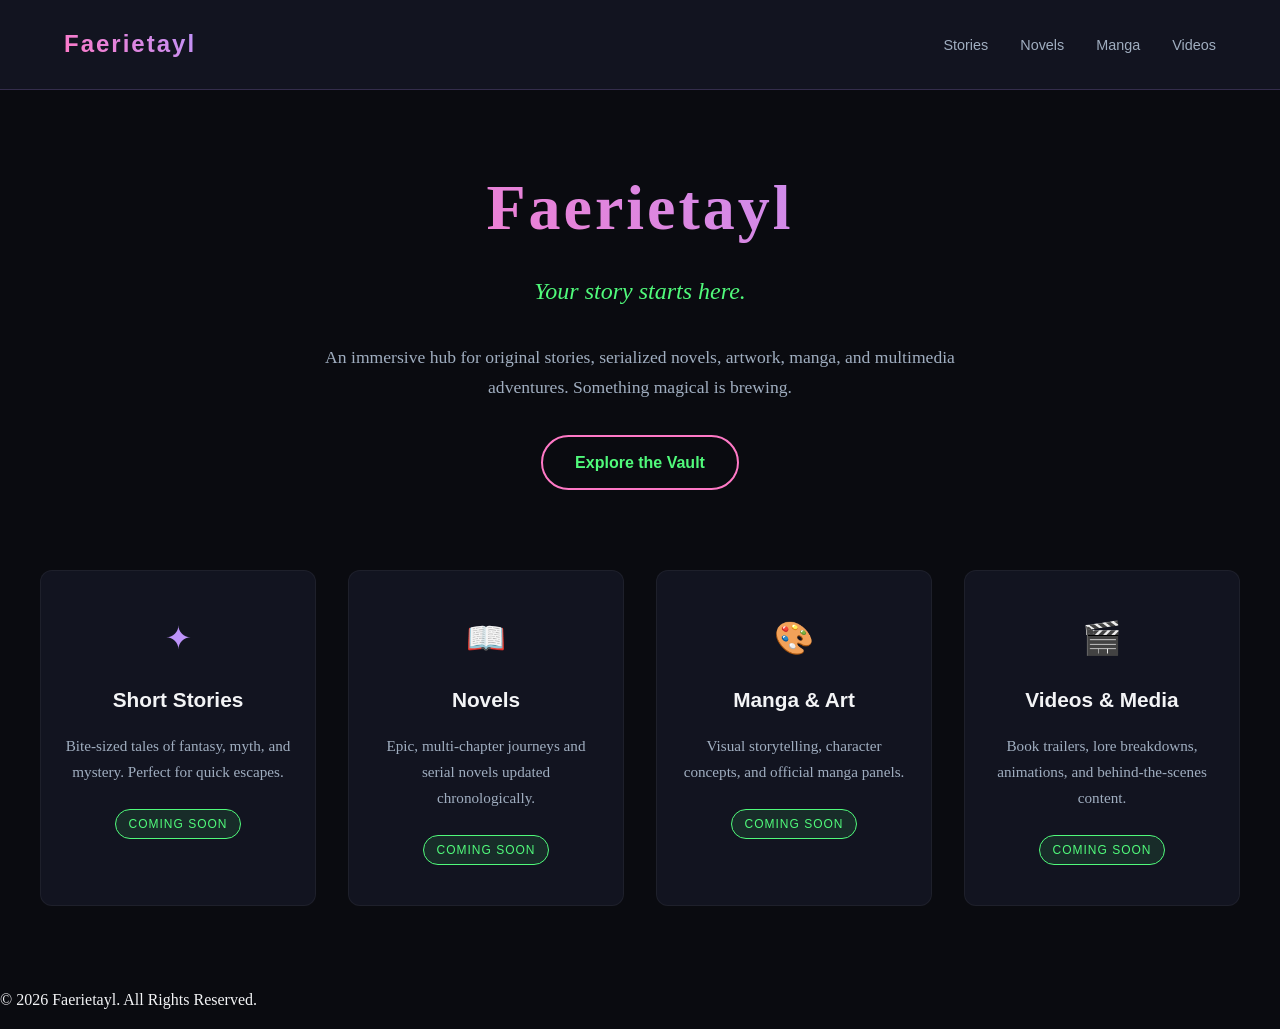
<file: index.html>
<!DOCTYPE html>
<html lang="en">
<head>
    <meta charset="UTF-8">
    <meta name="viewport" content="width=device-width, initial-scale=1.0">
    <title>Faerietayl | Your story starts here</title>
    <link rel="stylesheet" href="css/style.css">
</head>
<body>

    <!-- The Javascript will automatically inject your modular nav menu here -->
    <div id="header-placeholder"></div>

    <!-- Main Content Area -->
    <main>
        <!-- Hero Section -->
        <section class="landing-hero">
            <h1>Faerietayl</h1>
            <p class="tagline">Your story starts here.</p>
            <p class="description">
                An immersive hub for original stories, serialized novels, artwork, manga, and multimedia adventures. Something magical is brewing.
            </p>
            <a href="#content-preview" class="cta-button">Explore the Vault</a>
        </section>

        <!-- Content Preview Grid (Future Media Placeholders) -->
        <section id="content-preview" class="media-grid">
            
            <div class="media-card" id="stories">
                <div class="card-icon">✦</div>
                <h3>Short Stories</h3>
                <p>Bite-sized tales of fantasy, myth, and mystery. Perfect for quick escapes.</p>
                <span class="status-badge">Coming Soon</span>
            </div>

            <div class="media-card" id="novels">
                <div class="card-icon">📖</div>
                <h3>Novels</h3>
                <p>Epic, multi-chapter journeys and serial novels updated chronologically.</p>
                <span class="status-badge">Coming Soon</span>
            </div>

            <div class="media-card" id="manga">
                <div class="card-icon">🎨</div>
                <h3>Manga & Art</h3>
                <p>Visual storytelling, character concepts, and official manga panels.</p>
                <span class="status-badge">Coming Soon</span>
            </div>

            <div class="media-card" id="videos">
                <div class="card-icon">🎬</div>
                <h3>Videos & Media</h3>
                <p>Book trailers, lore breakdowns, animations, and behind-the-scenes content.</p>
                <span class="status-badge">Coming Soon</span>
            </div>

        </section>
    </main>

    <!-- Footer -->
    <div id="footer-placeholder">
        <footer>
            <p>&copy; 2026 Faerietayl. All Rights Reserved.</p>
        </footer>
    </div>

    <script src="js/main.js"></script>
</body>
</html>
</file>
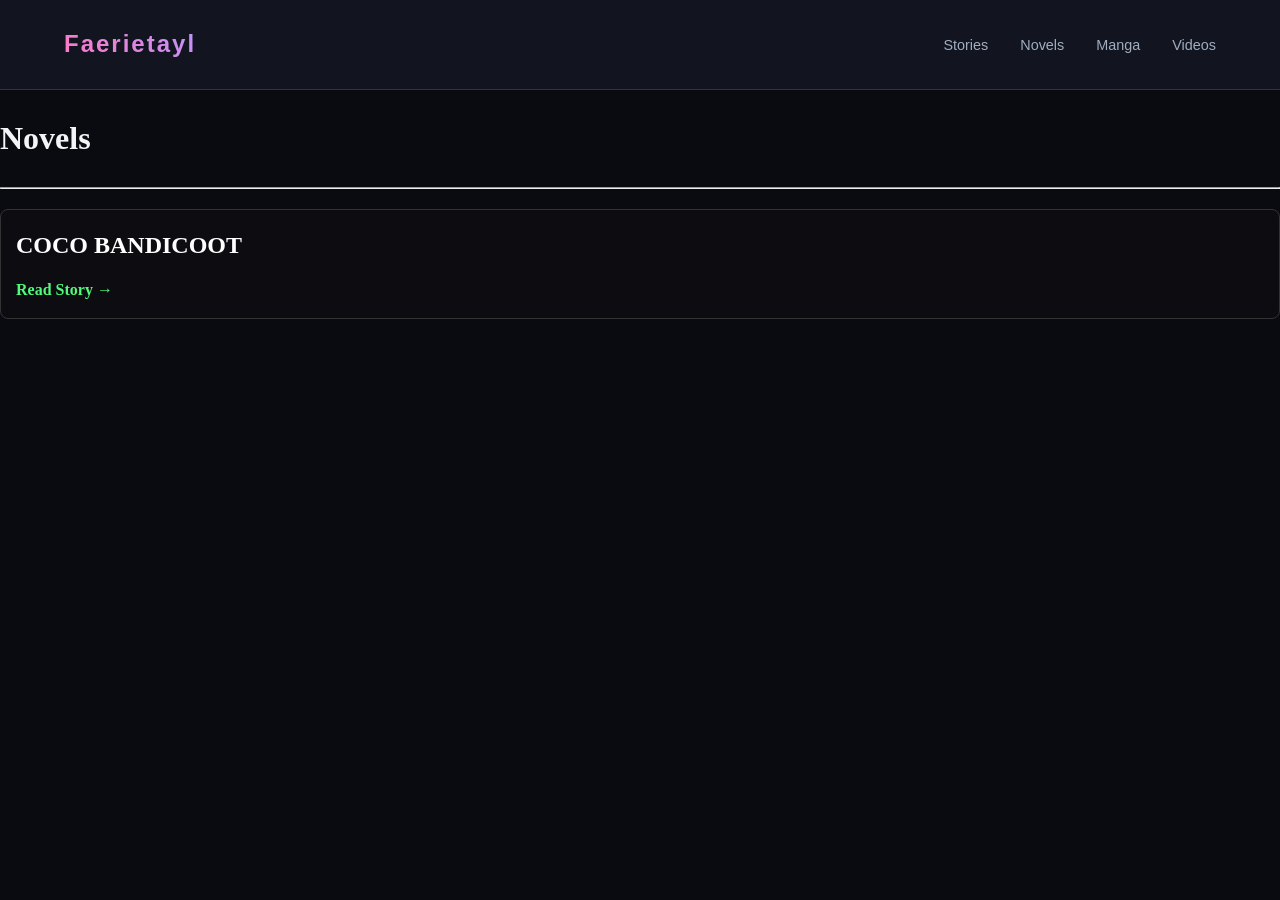
<file: novels.html>
<!DOCTYPE html>
<html lang="en">
<head>
    <meta charset="UTF-8">
    <meta name="viewport" content="width=device-width, initial-scale=1.0">
    <title>Novels - faerietayl</title>
    <link rel="stylesheet" href="css/style.css">
</head>
<body>
    <div id="header-placeholder"></div>

    <div class="content">
        <h1>Novels</h1>
        <hr>
        <div id="novel-list"></div>
    </div>

    <script src="js/main.js"></script>
</body>
</html>
</file>
<file: css/style.css>
/* ==========================================================================
   1. COLOR PALETTE & VARIABLES
   ========================================================================== */
:root {
    --bg-main: #0a0b10;
    --bg-surface: #121420;
    --text-main: #f3f4f6;
    --text-muted: #a0aec0;
    
    --color-pink: #ff79c6;
    --color-purple: #bd93f9;
    --color-green: #50fa7b;
}

/* ==========================================================================
   2. GLOBAL BODY & MASTER LINK OVERRIDES (Crushes default browser blue/purple)
   ========================================================================== */
body {
    font-family: 'Georgia', serif;
    line-height: 1.7;
    margin: 0;
    padding: 0;
    background-color: var(--bg-main);
    color: var(--text-main);
}

/* Unvisited Links */
a:link {
    color: var(--color-green) !important;
    text-decoration: none !important;
    transition: color 0.2s ease, text-shadow 0.2s ease;
}

/* Visited Links (Fixes the dark purple readability issue) */
a:visited {
    color: var(--color-green) !important;
    text-decoration: none !important;
}

/* Hover State (Glow effect when mouse passes over) */
a:hover {
    color: var(--color-pink) !important;
    text-decoration: underline !important;
    text-shadow: 0 0 8px rgba(255, 121, 198, 0.6) !important;
}

/* Active State (The millisecond you click down) */
a:active {
    color: var(--color-purple) !important;
}

/* ==========================================================================
   3. MODULAR NAVIGATION COMPONENT
   ========================================================================== */
.site-nav {
    display: flex;
    justify-content: space-between;
    align-items: center;
    padding: 1.5rem 5%;
    background-color: var(--bg-surface);
    border-bottom: 1px solid rgba(189, 147, 249, 0.2);
}

.nav-logo {
    font-size: 1.5rem;
    font-weight: bold;
    font-family: sans-serif;
    letter-spacing: 2px;
}

/* Forces the text gradient to stay bright even inside a clickable anchor */
.nav-logo a {
    color: inherit !important;
    text-decoration: none !important;
    background: linear-gradient(45deg, var(--color-pink), var(--color-purple));
    -webkit-background-clip: text;
    -webkit-text-fill-color: transparent;
    font-family: sans-serif;
    font-weight: bold;
    letter-spacing: 2px;
}

.nav-links {
    display: flex;
    list-style: none;
    gap: 2rem;
    margin: 0;
    padding: 0;
}

.nav-links a {
    color: var(--text-muted) !important;
    text-decoration: none !important;
    font-family: sans-serif;
    font-size: 0.9rem;
    transition: color 0.3s ease;
}

.nav-links a:hover {
    color: var(--color-pink) !important;
    text-shadow: none !important;
}

/* ==========================================================================
   4. HOME LANDING HERO VIEW
   ========================================================================== */
main {
    max-width: 1200px;
    margin: 0 auto;
    padding: 4rem 2rem;
}

.landing-hero {
    text-align: center;
    max-width: 700px;
    margin: 0 auto 5rem auto;
}

.landing-hero h1 {
    font-size: 4rem;
    margin: 0;
    background: linear-gradient(45deg, var(--color-pink), var(--color-purple));
    -webkit-background-clip: text;
    -webkit-text-fill-color: transparent;
    letter-spacing: 3px;
}

.tagline {
    font-size: 1.5rem;
    color: var(--color-green);
    font-style: italic;
    margin-top: 0.5rem;
}

.description {
    color: var(--text-muted);
    font-size: 1.1rem;
    margin: 2rem 0;
}

/* Landing Page Main CTA Buttons */
.cta-button {
    display: inline-block;
    background: transparent;
    color: var(--color-pink) !important;
    border: 2px solid var(--color-pink);
    padding: 0.75rem 2rem;
    border-radius: 30px;
    text-decoration: none !important;
    font-family: sans-serif;
    font-weight: bold;
    transition: all 0.3s ease;
}

.cta-button:hover {
    background-color: var(--color-pink);
    color: var(--bg-main) !important;
    box-shadow: 0 0 20px rgba(255, 121, 198, 0.4);
    text-shadow: none !important;
    text-decoration: none !important;
}

/* ==========================================================================
   5. INDEX PAGE MATRIX SHOWCASE GRID
   ========================================================================== */
.media-grid {
    display: grid;
    grid-template-columns: repeat(auto-fit, minmax(250px, 1fr));
    gap: 2rem;
    margin-top: 2rem;
}

.media-card {
    background-color: var(--bg-surface);
    padding: 2.5rem 1.5rem;
    border-radius: 12px;
    border: 1px solid rgba(255, 255, 255, 0.05);
    text-align: center;
    transition: transform 0.3s ease, border-color 0.3s ease;
}

.media-card:hover {
    transform: translateY(-5px);
    border-color: var(--color-purple);
}

.card-icon {
    font-size: 2rem;
    margin-bottom: 1rem;
    color: var(--color-purple);
}

.media-card h3 {
    margin: 0 0 1rem 0;
    font-family: sans-serif;
    font-size: 1.3rem;
    color: var(--text-main);
}

.media-card p {
    color: var(--text-muted);
    font-size: 0.95rem;
    margin-bottom: 1.5rem;
}

.status-badge {
    display: inline-block;
    font-family: sans-serif;
    font-size: 0.75rem;
    text-transform: uppercase;
    letter-spacing: 1px;
    color: var(--color-green);
    border: 1px solid var(--color-green);
    padding: 0.25rem 0.75rem;
    border-radius: 20px;
    background-color: rgba(80, 250, 123, 0.1);
}

/* ==========================================================================
   6. NOVELS PLATFORM DISPLAY BOARDS
   ========================================================================== */
.novel-hub-container {
    max-width: 900px;
    width: 100%;
    margin: 0 auto;
}

.subtitle {
    color: var(--color-purple);
    font-style: italic;
    margin-top: -1rem;
    margin-bottom: 3rem;
}

.book-showcase {
    display: flex;
    gap: 3rem;
    background-color: var(--bg-surface);
    padding: 3rem;
    border-radius: 16px;
    border: 1px solid rgba(189, 147, 249, 0.1);
    margin-top: 2rem;
}

.book-cover-placeholder {
    width: 220px;
    height: 320px;
    background: linear-gradient(135deg, #1f2335, #24283b);
    border-radius: 8px;
    display: flex;
    justify-content: center;
    align-items: center;
    font-size: 4rem;
    border: 2px solid var(--color-purple);
    box-shadow: 0 15px 35px rgba(0,0,0,0.6);
    flex-shrink: 0;
}

.book-details {
    text-align: left;
}

.book-genre {
    color: var(--color-pink);
    font-family: sans-serif;
    font-size: 0.8rem;
    text-transform: uppercase;
    letter-spacing: 1.5px;
}

.book-details h3 {
    font-size: 2.2rem;
    margin: 0.5rem 0 1.5rem 0;
    color: var(--text-main);
}

.book-synopsis {
    color: var(--text-muted);
    font-size: 1.05rem;
    margin-bottom: 2rem;
}

.book-details h4 {
    color: var(--text-main);
    font-family: sans-serif;
    border-bottom: 1px solid rgba(255, 255, 255, 0.1);
    padding-bottom: 0.5rem;
}

/* Directories List Details */
.chapter-list {
    list-style: none;
    padding: 0;
    margin: 0;
}

.chapter-list li {
    padding: 0.75rem 0;
    border-bottom: 1px solid rgba(255, 255, 255, 0.05);
    font-family: sans-serif;
}

.chapter-date {
    font-size: 0.7rem;
    background-color: var(--color-pink);
    color: var(--bg-main);
    padding: 0.1rem 0.4rem;
    border-radius: 4px;
    margin-left: 0.5rem;
    font-weight: bold;
}

.locked-chapter {
    color: var(--text-muted);
    font-style: italic;
    opacity: 0.6;
}

/* ==========================================================================
   7. IMMERSIVE E-READER READER VIEWS
   ========================================================================== */
.reading-mode {
    max-width: 680px; 
    margin: 0 auto;
    text-align: left;
}

.chapter-header {
    border-bottom: 1px solid rgba(189, 147, 249, 0.2);
    padding-bottom: 2rem;
    margin-bottom: 3rem;
}

.novel-title-back a {
    color: var(--color-purple) !important;
    font-family: sans-serif;
    font-size: 0.9rem;
}

.chapter-header h1 {
    font-size: 2.8rem;
    margin: 1rem 0 0.5rem 0;
    color: var(--text-main);
}

.chapter-meta {
    font-family: sans-serif;
    font-size: 0.8
</file>
